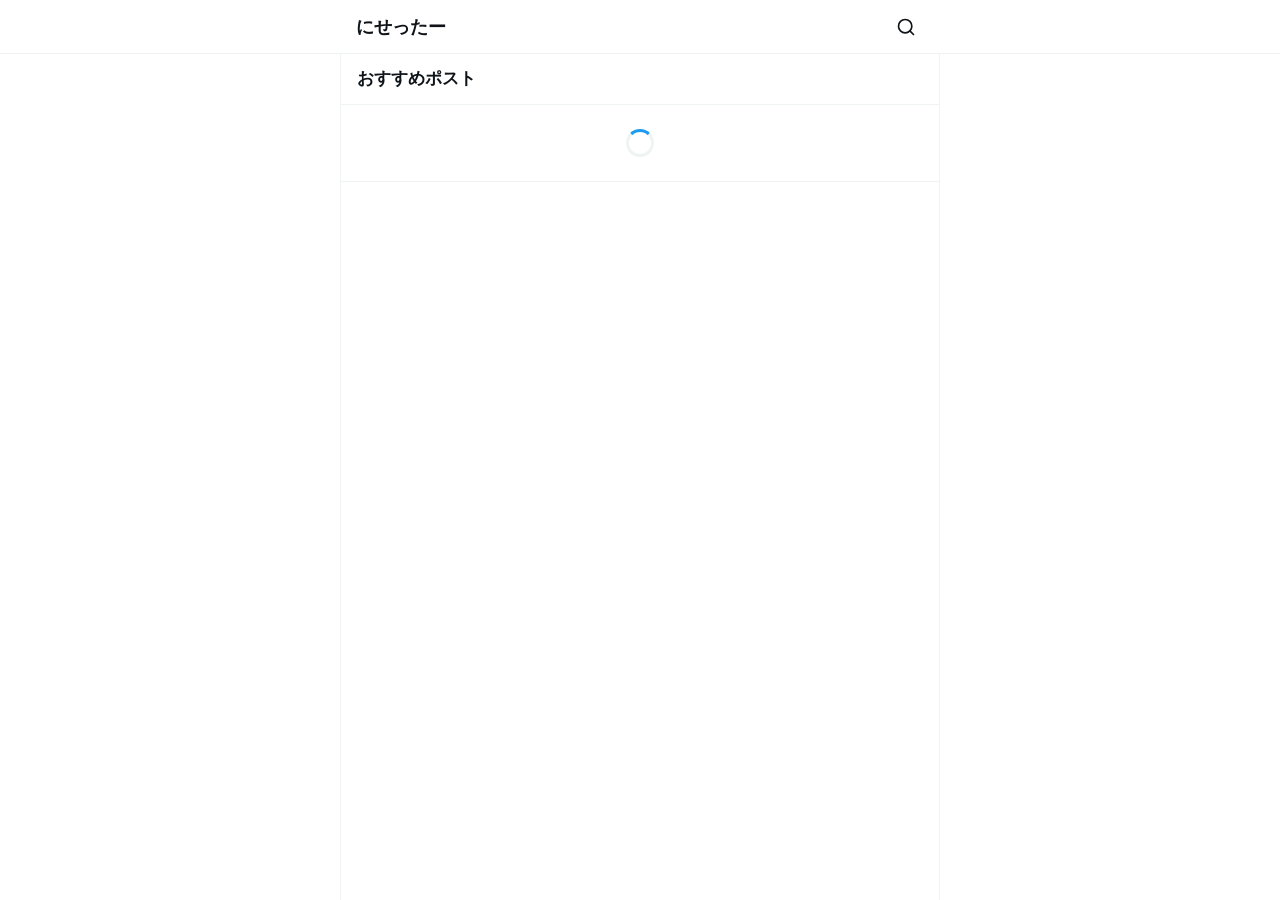
<file: index.html>
<!DOCTYPE html>
<html lang="ja">
<head>
  <meta charset="UTF-8">
  <meta name="viewport" content="width=device-width, initial-scale=1.0">
  <title>nisetter</title>
  <link rel="icon" type="image/png" href="favicon.png">
  <link rel="stylesheet" href="viewer/style.css">
</head>
<body>
  <div id="app">

    <!-- Header -->
    <header id="header">
      <div class="header-inner">
        <a href="#timeline" class="site-name" id="site-name">SNS</a>
        <div class="header-actions">
          <button class="icon-btn" id="search-toggle-btn" aria-label="検索">
            <svg xmlns="http://www.w3.org/2000/svg" width="20" height="20" viewBox="0 0 24 24" fill="none" stroke="currentColor" stroke-width="2" stroke-linecap="round" stroke-linejoin="round"><circle cx="11" cy="11" r="8"/><line x1="21" y1="21" x2="16.65" y2="16.65"/></svg>
          </button>
        </div>
      </div>
      <!-- Search bar (hidden by default) -->
      <div class="search-bar" id="search-bar" hidden>
        <input type="search" id="search-input" placeholder="投稿・ユーザーを検索…" autocomplete="off">
      </div>
    </header>

    <!-- Main content -->
    <main id="main">

      <!-- Timeline view -->
      <section id="view-timeline" class="view" hidden>
        <h2 class="view-title">おすすめポスト</h2>
        <div id="timeline-list" class="post-list"></div>
      </section>

      <!-- Profile view -->
      <section id="view-profile" class="view" hidden>
        <div id="profile-header" class="profile-header"></div>
        <div id="profile-posts" class="post-list"></div>
      </section>

      <!-- Thread view (single post + replies) -->
      <section id="view-thread" class="view" hidden>
        <div id="thread-root" class="post-list"></div>
        <h3 class="replies-label">返信</h3>
        <div id="thread-replies" class="post-list"></div>
      </section>

      <!-- Search results view -->
      <section id="view-search" class="view" hidden>
        <h2 class="view-title" id="search-results-title">検索結果</h2>
        <div class="search-tabs">
          <button class="search-tab active" data-tab="users">ユーザー</button>
          <button class="search-tab" data-tab="posts">投稿</button>
        </div>
        <div id="search-tab-users">
          <div id="search-user-results" class="user-list"></div>
          <p id="search-user-empty" class="search-empty" hidden>該当するユーザーはいません</p>
        </div>
        <div id="search-tab-posts" hidden>
          <div id="search-post-results" class="post-list"></div>
          <p id="search-post-empty" class="search-empty" hidden>該当する投稿はありません</p>
        </div>
      </section>

      <!-- Loading / Error -->
      <div id="view-loading" class="view status-view">
        <div class="spinner"></div>
        <p>読み込み中…</p>
      </div>

      <div id="view-error" class="view status-view" hidden>
        <p class="error-msg" id="error-msg">エラーが発生しました</p>
      </div>

    </main>

  </div>

  <script src="viewer/viewer.js"></script>
</body>
</html>
</file>
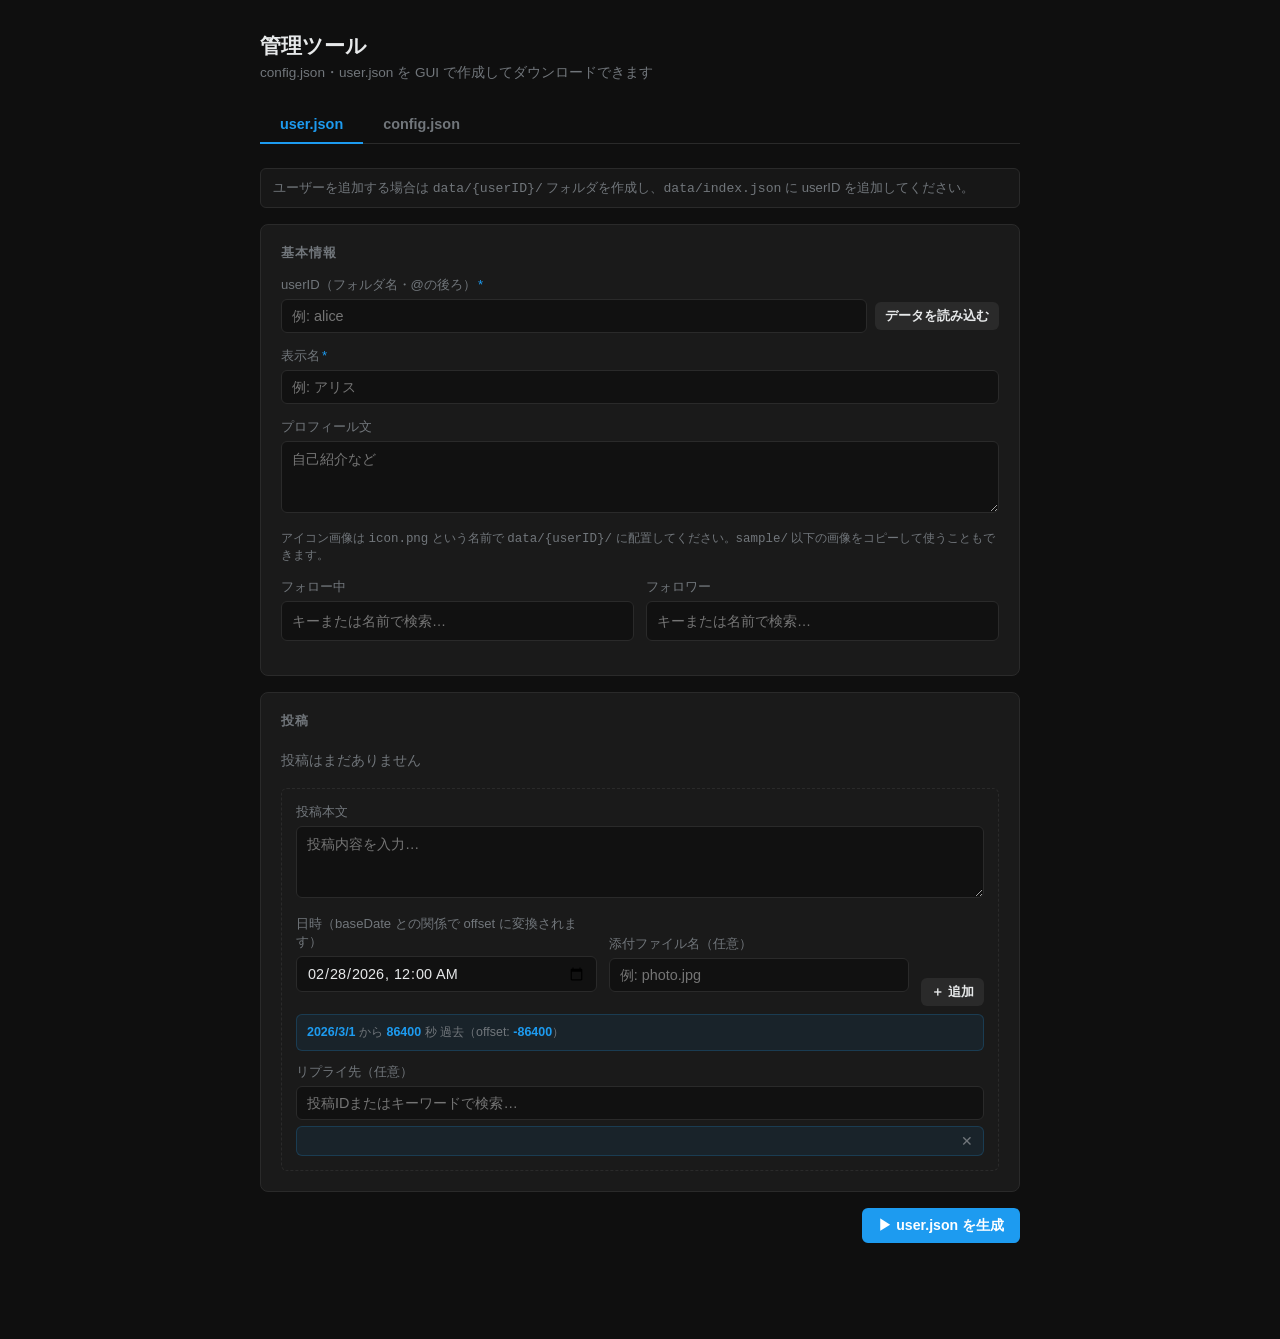
<file: admin.html>
<!DOCTYPE html>
<html lang="ja">
<head>
  <meta charset="UTF-8">
  <meta name="viewport" content="width=device-width, initial-scale=1.0">
  <title>nisetter — 管理ツール</title>
  <style>
    *, *::before, *::after { box-sizing: border-box; margin: 0; padding: 0; }

    :root {
      --bg: #0f0f0f;
      --bg-card: #1a1a1a;
      --bg-input: #111;
      --border: #2a2a2a;
      --border-focus: #4a9eff;
      --text: #e7e9ea;
      --text-sub: #71767b;
      --accent: #1d9bf0;
      --accent-hover: #1a8cd8;
      --danger: #f4212e;
      --success: #00ba7c;
      --radius: 8px;
      --font: -apple-system, BlinkMacSystemFont, 'Segoe UI', Roboto, sans-serif;
    }

    body {
      font-family: var(--font);
      background: var(--bg);
      color: var(--text);
      min-height: 100vh;
      padding: 32px 16px 80px;
      font-size: 14px;
    }

    h1 { font-size: 1.3rem; font-weight: 700; margin-bottom: 4px; }
    .subtitle { color: var(--text-sub); font-size: 0.85rem; margin-bottom: 24px; }

    .container { max-width: 760px; margin: 0 auto; }

    /* Tabs */
    .tabs {
      display: flex;
      gap: 0;
      border-bottom: 1px solid var(--border);
      margin-bottom: 24px;
    }
    .tab-btn {
      background: none;
      border: none;
      border-bottom: 2px solid transparent;
      color: var(--text-sub);
      cursor: pointer;
      font-family: var(--font);
      font-size: 0.9rem;
      font-weight: 600;
      padding: 10px 20px;
      margin-bottom: -1px;
      transition: color 0.15s, border-color 0.15s;
    }
    .tab-btn:hover { color: var(--text); }
    .tab-btn.active { color: var(--accent); border-bottom-color: var(--accent); }

    .tab-panel { display: none; }
    .tab-panel.active { display: block; }

    /* Section */
    .section {
      background: var(--bg-card);
      border: 1px solid var(--border);
      border-radius: var(--radius);
      padding: 20px;
      margin-bottom: 16px;
    }
    .section-title {
      font-size: 0.8rem;
      font-weight: 700;
      text-transform: uppercase;
      letter-spacing: 0.08em;
      color: var(--text-sub);
      margin-bottom: 14px;
    }

    /* Form fields */
    .field { margin-bottom: 14px; }
    .field:last-child { margin-bottom: 0; }
    label { display: block; font-size: 0.82rem; color: var(--text-sub); margin-bottom: 5px; }
    label span.required { color: var(--accent); margin-left: 2px; }

    input[type="text"],
    input[type="date"],
    input[type="datetime-local"],
    textarea,
    select {
      width: 100%;
      background: var(--bg-input);
      border: 1px solid var(--border);
      border-radius: 6px;
      color: var(--text);
      font-family: var(--font);
      font-size: 0.9rem;
      padding: 8px 10px;
      outline: none;
      transition: border-color 0.15s;
    }
    input:focus, textarea:focus, select:focus { border-color: var(--border-focus); }
    textarea { resize: vertical; min-height: 72px; }

    .row { display: flex; gap: 12px; }
    .row .field { flex: 1; }

    /* Radio group */
    .radio-group { display: flex; gap: 16px; flex-wrap: wrap; }
    .radio-label {
      display: flex;
      align-items: center;
      gap: 6px;
      cursor: pointer;
      font-size: 0.9rem;
      color: var(--text);
    }
    .radio-label input[type="radio"] { accent-color: var(--accent); width: auto; }

    /* Follow input */
    .tag-input-wrap {
      display: flex;
      flex-wrap: wrap;
      gap: 6px;
      padding: 6px;
      border: 1px solid var(--border);
      border-radius: 6px;
      background: var(--bg-input);
      min-height: 40px;
      cursor: text;
    }
    .tag-input-wrap:focus-within { border-color: var(--border-focus); }
    .tag {
      display: flex;
      align-items: center;
      gap: 4px;
      background: var(--border);
      border-radius: 4px;
      padding: 2px 8px;
      font-size: 0.82rem;
    }
    .tag button {
      background: none; border: none; color: var(--text-sub);
      cursor: pointer; font-size: 0.9rem; line-height: 1; padding: 0;
    }
    .tag button:hover { color: var(--danger); }
    .tag-input {
      background: none; border: none; outline: none;
      color: var(--text); font-size: 0.88rem; min-width: 80px; flex: 1;
      padding: 2px 4px;
    }

    /* Post list */
    .post-item {
      border: 1px solid var(--border);
      border-radius: 6px;
      padding: 12px;
      margin-bottom: 8px;
      background: var(--bg-input);
      position: relative;
    }
    .post-item-header {
      display: flex;
      justify-content: space-between;
      align-items: flex-start;
      gap: 8px;
      margin-bottom: 4px;
    }
    .post-item-body { font-size: 0.9rem; word-break: break-word; white-space: pre-wrap; }
    .post-item-meta { font-size: 0.78rem; color: var(--text-sub); margin-top: 4px; }
    .post-item-delete {
      background: none; border: none; color: var(--text-sub);
      cursor: pointer; font-size: 1rem; flex-shrink: 0;
      padding: 0 2px;
    }
    .post-item-delete:hover { color: var(--danger); }

    /* Add post form */
    .add-post-form {
      border: 1px dashed var(--border);
      border-radius: 6px;
      padding: 14px;
      margin-top: 10px;
    }
    .add-post-form .row { align-items: flex-end; }

    /* Date mode notice */
    .date-hint {
      font-size: 0.78rem;
      color: var(--text-sub);
      background: rgba(29,155,240,0.08);
      border: 1px solid rgba(29,155,240,0.2);
      border-radius: 6px;
      padding: 8px 10px;
      margin-top: 8px;
      line-height: 1.5;
    }
    .date-hint strong { color: var(--accent); }

    /* Buttons */
    .btn {
      display: inline-flex;
      align-items: center;
      gap: 6px;
      border: none;
      border-radius: 6px;
      cursor: pointer;
      font-family: var(--font);
      font-size: 0.88rem;
      font-weight: 600;
      padding: 8px 16px;
      transition: background 0.15s;
    }
    .btn-primary { background: var(--accent); color: #fff; }
    .btn-primary:hover { background: var(--accent-hover); }
    .btn-secondary { background: var(--border); color: var(--text); }
    .btn-secondary:hover { background: #3a3a3a; }
    .btn-sm { padding: 5px 10px; font-size: 0.82rem; }

    /* Output */
    .output-section { display: none; }
    .output-section.visible { display: block; }
    .json-output {
      background: #0a0a0a;
      border: 1px solid var(--border);
      border-radius: 6px;
      padding: 16px;
      font-family: 'Fira Code', 'Cascadia Code', monospace;
      font-size: 0.8rem;
      line-height: 1.6;
      overflow-x: auto;
      white-space: pre;
      color: #b5cea8;
      max-height: 400px;
      overflow-y: auto;
    }
    .output-actions { display: flex; gap: 8px; margin-top: 12px; }

    .notice {
      font-size: 0.82rem;
      color: var(--text-sub);
      padding: 10px 12px;
      background: rgba(255,255,255,0.03);
      border-radius: 6px;
      border: 1px solid var(--border);
      margin-bottom: 16px;
    }

    /* Scrollbar */
    ::-webkit-scrollbar { width: 6px; height: 6px; }
    ::-webkit-scrollbar-track { background: transparent; }
    ::-webkit-scrollbar-thumb { background: var(--border); border-radius: 3px; }
  </style>
</head>
<body>
<div class="container">
  <h1>管理ツール</h1>
  <p class="subtitle">config.json・user.json を GUI で作成してダウンロードできます</p>

  <div class="tabs">
    <button class="tab-btn active" onclick="switchTab('user')">user.json</button>
    <button class="tab-btn" onclick="switchTab('config')">config.json</button>
  </div>

  <!-- ============================================================
       TAB: config.json
       ============================================================ -->
  <div class="tab-panel" id="tab-config">

    <div class="notice">
      ⚠️ 生成後、<code>config.json</code> をリポジトリのトップレベルに配置してください。
    </div>

    <div class="section">
      <div class="section-title">サイト設定</div>
      <div class="field">
        <label>サイト名<span class="required">*</span></label>
        <input type="text" id="cfg-site-name" placeholder="例: nisetter" oninput="updateConfigPreview()">
      </div>
      <div class="field">
        <label>テーマ</label>
        <div class="radio-group">
          <label class="radio-label">
            <input type="radio" name="cfg-theme" value="dark" checked onchange="updateConfigPreview()"> dark
          </label>
          <label class="radio-label">
            <input type="radio" name="cfg-theme" value="light" onchange="updateConfigPreview()"> light
          </label>
        </div>
      </div>
    </div>

    <div class="section">
      <div class="section-title">baseDate — 投稿日時の基準点</div>
      <div class="field">
        <div class="radio-group">
          <label class="radio-label">
            <input type="radio" name="cfg-basedate-mode" value="fixed" checked onchange="toggleBaseDateInput()"> fixed（固定日）
          </label>
          <label class="radio-label">
            <input type="radio" name="cfg-basedate-mode" value="relative" onchange="toggleBaseDateInput()"> relative（閲覧日）
          </label>
        </div>
      </div>
      <div class="field" id="fixed-date-field">
        <label>基準日（ARG世界の「今日」）<span class="required">*</span></label>
        <input type="date" id="cfg-fixed-date" oninput="updateConfigPreview()">
      </div>
      <div class="date-hint" id="cfg-date-hint">
        <strong>fixed モード</strong>: すべての投稿日時はこの日付を「今」として相対表示されます。ARG世界の「現在日時」を設定してください。
      </div>
    </div>

    <div style="display:flex; justify-content:flex-end; margin-bottom:16px;">
      <button class="btn btn-primary" onclick="generateConfig()">▶ config.json を生成</button>
    </div>

    <div class="section output-section" id="config-output-section">
      <div class="section-title">生成された config.json</div>
      <div class="json-output" id="config-json-output"></div>
      <div class="output-actions">
        <button class="btn btn-primary btn-sm" onclick="downloadConfig()">⬇ ダウンロード</button>
        <button class="btn btn-secondary btn-sm" onclick="copyConfig()">コピー</button>
      </div>
    </div>
  </div>

  <!-- ============================================================
       TAB: user.json
       ============================================================ -->
  <div class="tab-panel active" id="tab-user">

    <div class="notice">
      ユーザーを追加する場合は <code>data/{userID}/</code> フォルダを作成し、<code>data/index.json</code> に userID を追加してください。
    </div>

    <!-- Basic info -->
    <div class="section">
      <div class="section-title">基本情報</div>
      <div class="field">
        <label>userID（フォルダ名・@の後ろ）<span class="required">*</span></label>
        <div style="display:flex; gap:8px; align-items:center;">
          <input type="text" id="user-key" placeholder="例: alice" pattern="[a-zA-Z0-9_-]+" oninput="updateMediaLabel()" style="flex:1;">
          <button class="btn btn-secondary btn-sm" onclick="loadUserData()" style="white-space:nowrap; flex-shrink:0;">データを読み込む</button>
        </div>
        <div id="load-user-msg" style="font-size:0.78rem; margin-top:5px;"></div>
      </div>
      <div class="field">
        <label>表示名<span class="required">*</span></label>
        <input type="text" id="display-name" placeholder="例: アリス">
      </div>
      <div class="field">
        <label>プロフィール文</label>
        <textarea id="bio" placeholder="自己紹介など" rows="2"></textarea>
      </div>
      <div style="font-size:0.78rem; color:var(--text-sub); margin-top:4px;">アイコン画像は <code>icon.png</code> という名前で <code>data/{userID}/</code> に配置してください。<code>sample/</code> 以下の画像をコピーして使うこともできます。</div>
      <div class="row" style="margin-top:14px;">
        <div class="field" style="position:relative;">
          <label>フォロー中</label>
          <div class="tag-input-wrap" id="following-wrap" onclick="this.querySelector('input').focus()">
            <input class="tag-input" id="following-input" placeholder="キーまたは名前で検索…" autocomplete="off"
              oninput="filterFollowCandidates('following')"
              onfocus="filterFollowCandidates('following')"
              onblur="hideFollowDropdown('following')"
              onkeydown="handleTagInput(event,'following')">
          </div>
          <div id="following-dropdown" style="display:none; position:absolute; left:0; right:0; z-index:50; background:var(--bg-card); border:1px solid var(--border-focus); border-radius:6px; max-height:180px; overflow-y:auto;"></div>
        </div>
        <div class="field" style="position:relative;">
          <label>フォロワー</label>
          <div class="tag-input-wrap" id="followers-wrap" onclick="this.querySelector('input').focus()">
            <input class="tag-input" id="followers-input" placeholder="キーまたは名前で検索…" autocomplete="off"
              oninput="filterFollowCandidates('followers')"
              onfocus="filterFollowCandidates('followers')"
              onblur="hideFollowDropdown('followers')"
              onkeydown="handleTagInput(event,'followers')">
          </div>
          <div id="followers-dropdown" style="display:none; position:absolute; left:0; right:0; z-index:50; background:var(--bg-card); border:1px solid var(--border-focus); border-radius:6px; max-height:180px; overflow-y:auto;"></div>
        </div>
      </div>
    </div>

    <!-- Posts -->
    <div class="section">
      <div class="section-title">投稿</div>

      <div id="post-list"></div>

      <div class="add-post-form">
        <div class="field">
          <label>投稿本文</label>
          <textarea id="new-post-body" placeholder="投稿内容を入力…" rows="3"></textarea>
        </div>
        <div class="row">
          <div class="field">
            <label>日時（baseDate との関係で offset に変換されます）</label>
            <input type="datetime-local" id="new-post-datetime">
          </div>
          <div class="field">
            <label id="media-label">添付ファイル名（任意）</label>
            <input type="text" id="new-post-media" placeholder="例: photo.jpg">
          </div>
          <div class="field" style="flex:0 0 auto; align-self:flex-end;">
            <button class="btn btn-secondary btn-sm" onclick="addPost()">＋ 追加</button>
          </div>
        </div>
        <div class="date-hint" id="post-date-hint"></div>
        <div class="field" style="margin-top:12px; position:relative;">
          <label>リプライ先（任意）</label>
          <input type="text" id="reply-search" placeholder="投稿IDまたはキーワードで検索…" autocomplete="off" oninput="filterReplyCandidates()" onfocus="showReplyDropdown()" onblur="hideReplyDropdown()">
          <div id="reply-dropdown" style="display:none; position:absolute; left:0; right:0; top:100%; z-index:50; background:var(--bg-card); border:1px solid var(--border-focus); border-radius:6px; max-height:200px; overflow-y:auto;"></div>
          <div id="reply-selected" style="display:none; margin-top:6px; font-size:0.82rem; background:rgba(29,155,240,0.08); border:1px solid rgba(29,155,240,0.2); border-radius:6px; padding:6px 10px; display:flex; align-items:flex-start; justify-content:space-between; gap:8px;">
            <span id="reply-selected-label" style="color:var(--accent); word-break:break-all;"></span>
            <button onclick="clearReplyTo()" style="background:none;border:none;color:var(--text-sub);cursor:pointer;font-size:0.9rem;flex-shrink:0;padding:0;">✕</button>
          </div>
        </div>
      </div>
    </div>

    <!-- Generate -->
    <div style="display:flex; justify-content:flex-end; margin-bottom:16px;">
      <button class="btn btn-primary" onclick="generateUser()">▶ user.json を生成</button>
    </div>

    <!-- Output -->
    <div class="section output-section" id="user-output-section">
      <div class="section-title">生成された user.json</div>
      <div class="json-output" id="user-json-output"></div>
      <div class="output-actions">
        <button class="btn btn-primary btn-sm" onclick="downloadUser()">⬇ ダウンロード</button>
        <button class="btn btn-secondary btn-sm" onclick="copyUser()">コピー</button>
      </div>
    </div>
  </div>
</div>

<script>
// ============================================================
// Tab switching
// ============================================================
function switchTab(name) {
  document.querySelectorAll('.tab-btn').forEach((btn, i) => {
    btn.classList.toggle('active', ['user','config'][i] === name);
  });
  document.querySelectorAll('.tab-panel').forEach(panel => {
    panel.classList.toggle('active', panel.id === `tab-${name}`);
  });
}

// ============================================================
// State
// ============================================================
const followState = { following: [], followers: [] };
const posts = [];
let loadedConfig = {};
let baseDate = null;
let postCounter = 0;
let allExistingPosts = []; // { id, body, userKey } — loaded from data/
let allExistingUsers = []; // { key, name } — loaded from data/index.json
let selectedReplyTo = null; // { id, offset } or null

// ============================================================
// Init
// ============================================================
async function init() {
  try {
    const res = await fetch('config.json');
    loadedConfig = await res.json();
  } catch(e) {
    loadedConfig = { siteName: '', theme: 'dark', baseDate: 'relative', lang: 'ja' };
  }

  // Pre-fill config tab with current values
  document.getElementById('cfg-site-name').value = loadedConfig.siteName || '';
  const theme = loadedConfig.theme || 'dark';
  document.querySelector(`input[name="cfg-theme"][value="${theme}"]`).checked = true;
  const bd = loadedConfig.baseDate || 'relative';
  if (bd.startsWith('fixed:')) {
    document.querySelector('input[name="cfg-basedate-mode"][value="fixed"]').checked = true;
    document.getElementById('cfg-fixed-date').value = bd.slice(6);
    baseDate = new Date(bd.slice(6) + 'T00:00:00');
  } else {
    document.querySelector('input[name="cfg-basedate-mode"][value="relative"]').checked = true;
    document.getElementById('fixed-date-field').style.display = 'none';
    baseDate = null;
  }

  updateConfigPreview();

  // Set default datetime for post input
  const defaultDt = new Date((baseDate || new Date()).getTime() - 86400000);
  document.getElementById('new-post-datetime').value = toDatetimeLocal(defaultDt);
  updatePostDateHint();

  loadExistingPosts();
}

async function loadExistingPosts() {
  try {
    const idxRes = await fetch('data/index.json');
    if (!idxRes.ok) return;
    const index = await idxRes.json();
    const results = await Promise.all(index.users.map(async key => {
      try {
        const res = await fetch(`data/${key}/user.json`);
        if (!res.ok) return { posts: [], user: null };
        const user = await res.json();
        return {
          posts: (user.posts || []).map(p => ({ id: p.id, body: p.body, offset: p.offset, userKey: key, userName: user.name })),
          user: { key, name: user.name },
        };
      } catch { return { posts: [], user: null }; }
    }));
    allExistingPosts = results.flatMap(r => r.posts);
    allExistingUsers = results.map(r => r.user).filter(Boolean);
  } catch { /* data/ がない環境でも動作させる */ }
}

function toDatetimeLocal(d) {
  const pad = n => String(n).padStart(2,'0');
  return `${d.getFullYear()}-${pad(d.getMonth()+1)}-${pad(d.getDate())}T${pad(d.getHours())}:${pad(d.getMinutes())}`;
}

// ============================================================
// Config tab
// ============================================================
function toggleBaseDateInput() {
  const mode = document.querySelector('input[name="cfg-basedate-mode"]:checked').value;
  const field = document.getElementById('fixed-date-field');
  const hint = document.getElementById('cfg-date-hint');
  field.style.display = mode === 'fixed' ? '' : 'none';
  if (mode === 'fixed') {
    hint.innerHTML = '<strong>fixed モード</strong>: すべての投稿日時はこの日付を「今」として相対表示されます。ARG世界の「現在日時」を設定してください。';
    const dateVal = document.getElementById('cfg-fixed-date').value;
    baseDate = dateVal ? new Date(dateVal + 'T00:00:00') : null;
  } else {
    hint.innerHTML = '<strong>relative モード</strong>: baseDate は「閲覧した日」になります。投稿日時は閲覧時点からの相対時間として表示されます。';
    baseDate = null;
  }
  updatePostDateHint();
}

function updateConfigPreview() {
  // sync baseDate for user tab
  const mode = document.querySelector('input[name="cfg-basedate-mode"]:checked').value;
  if (mode === 'fixed') {
    const dateVal = document.getElementById('cfg-fixed-date').value;
    baseDate = dateVal ? new Date(dateVal + 'T00:00:00') : null;
  } else {
    baseDate = null;
  }
  updatePostDateHint();
}

function generateConfig() {
  const siteName = document.getElementById('cfg-site-name').value.trim();
  if (!siteName) { alert('サイト名を入力してください'); return; }

  const theme = document.querySelector('input[name="cfg-theme"]:checked').value;
  const mode = document.querySelector('input[name="cfg-basedate-mode"]:checked').value;

  let baseDateVal;
  if (mode === 'fixed') {
    const dateVal = document.getElementById('cfg-fixed-date').value;
    if (!dateVal) { alert('基準日を入力してください'); return; }
    baseDateVal = `fixed:${dateVal}`;
  } else {
    baseDateVal = 'relative';
  }

  const cfg = { siteName, theme, baseDate: baseDateVal };
  const json = JSON.stringify(cfg, null, 2);
  document.getElementById('config-json-output').textContent = json;
  document.getElementById('config-output-section').classList.add('visible');
  document.getElementById('config-output-section').scrollIntoView({ behavior: 'smooth', block: 'start' });
}

function downloadConfig() {
  const json = document.getElementById('config-json-output').textContent;
  triggerDownload(json, 'config.json');
}

function copyConfig() {
  copyToClipboard('config-json-output', event.target);
}

// ============================================================

// ============================================================
// Tag input (following / followers)
// ============================================================
let followDropdownTimers = {};

function filterFollowCandidates(type) {
  const input = document.getElementById(`${type}-input`);
  const dd = document.getElementById(`${type}-dropdown`);
  clearTimeout(followDropdownTimers[type]);

  const q = input.value.trim().toLowerCase();
  const currentKey = document.getElementById('user-key').value.trim();

  const candidates = allExistingUsers.filter(u =>
    u.key !== currentKey &&
    !followState[type].includes(u.key) &&
    (!q || u.key.toLowerCase().includes(q) || u.name.toLowerCase().includes(q))
  );

  if (candidates.length === 0) { dd.style.display = 'none'; return; }

  dd.innerHTML = '';
  for (const u of candidates.slice(0, 60)) {
    const item = document.createElement('div');
    item.style.cssText = 'padding:7px 12px; cursor:pointer; border-bottom:1px solid var(--border); font-size:0.85rem;';
    item.innerHTML = `<span style="font-weight:600;">${escHtml(u.name)}</span> <span style="color:var(--text-sub); margin-left:4px;">@${escHtml(u.key)}</span>`;
    item.onmousedown = () => addFollowTag(type, u.key);
    item.onmouseover = () => item.style.background = 'var(--bg-hover)';
    item.onmouseout = () => item.style.background = '';
    dd.appendChild(item);
  }
  dd.style.display = 'block';
}

function hideFollowDropdown(type) {
  followDropdownTimers[type] = setTimeout(() => {
    document.getElementById(`${type}-dropdown`).style.display = 'none';
  }, 200);
}

function addFollowTag(type, key) {
  if (!followState[type].includes(key)) {
    followState[type].push(key);
    renderTags(type);
  }
  document.getElementById(`${type}-input`).value = '';
  document.getElementById(`${type}-dropdown`).style.display = 'none';
}

function handleTagInput(e, type) {
  if (e.key === 'Enter' || e.key === ',') {
    e.preventDefault();
    const input = e.target;
    const val = input.value.trim().replace(/,/g, '');
    if (val && !followState[type].includes(val)) {
      followState[type].push(val);
      renderTags(type);
    }
    input.value = '';
    document.getElementById(`${type}-dropdown`).style.display = 'none';
  } else if (e.key === 'Backspace' && e.target.value === '') {
    followState[type].pop();
    renderTags(type);
  }
}

function renderTags(type) {
  const wrap = document.getElementById(`${type}-wrap`);
  const input = document.getElementById(`${type}-input`);
  wrap.querySelectorAll('.tag').forEach(el => el.remove());
  for (const key of followState[type]) {
    const tag = document.createElement('div');
    tag.className = 'tag';
    tag.innerHTML = `<span>${key}</span><button onclick="removeTag('${type}','${key}')">×</button>`;
    wrap.insertBefore(tag, input);
  }
}

function removeTag(type, key) {
  followState[type] = followState[type].filter(k => k !== key);
  renderTags(type);
}

function updateMediaLabel() {
  const key = document.getElementById('user-key').value.trim();
  const label = document.getElementById('media-label');
  label.textContent = key
    ? `添付ファイル名（任意）— data/${key}/ に配置してください`
    : '添付ファイル名（任意）';
}

// ============================================================
// Posts
// ============================================================
function dateToOffset(dtStr) {
  const dt = new Date(dtStr);
  const ref = baseDate || new Date();
  return Math.floor((dt - ref) / 1000);
}

function updatePostDateHint() {
  const val = document.getElementById('new-post-datetime').value;
  const hint = document.getElementById('post-date-hint');
  if (!val) { hint.textContent = ''; return; }
  const offset = dateToOffset(val);
  const ref = baseDate ? baseDate.toLocaleDateString('ja-JP') : '閲覧時点';
  const sign = offset < 0 ? '過去' : '未来';
  hint.innerHTML = `<strong>${ref}</strong> から <strong>${Math.abs(offset)}</strong> 秒 ${sign}（offset: <strong>${offset}</strong>）`;
}

// ============================================================
// Reply-to picker
// ============================================================
let replyDropdownHideTimer = null;

function showReplyDropdown() {
  clearTimeout(replyDropdownHideTimer);
  filterReplyCandidates();
}

function hideReplyDropdown() {
  replyDropdownHideTimer = setTimeout(() => {
    document.getElementById('reply-dropdown').style.display = 'none';
  }, 200);
}

function filterReplyCandidates() {
  const q = document.getElementById('reply-search').value.trim().toLowerCase();
  const dd = document.getElementById('reply-dropdown');

  // 自分がこのセッションで追加した投稿も候補に含める
  const currentKey = document.getElementById('user-key').value.trim();
  const sessionPosts = posts.map(p => ({
    id: p.id.startsWith('__new_') ? `${currentKey || '?'}_${p.id.slice(7)}` : p.id,
    _origId: p.id,
    body: p.body,
    offset: p.offset,
    userKey: currentKey || '(このユーザー)',
    userName: document.getElementById('display-name').value.trim() || '',
  }));

  const pool = [...sessionPosts, ...allExistingPosts];
  const filtered = q
    ? pool.filter(p => p.id.toLowerCase().includes(q) || p.body.toLowerCase().includes(q) || p.userKey.toLowerCase().includes(q))
    : pool.slice(0, 50);

  if (filtered.length === 0) {
    dd.style.display = 'none';
    return;
  }

  dd.innerHTML = '';
  for (const p of filtered.slice(0, 80)) {
    const item = document.createElement('div');
    item.style.cssText = 'padding:8px 12px; cursor:pointer; border-bottom:1px solid var(--border); font-size:0.82rem;';
    item.innerHTML = `<span style="color:var(--accent);">@${escHtml(p.userKey)}</span> <span style="color:var(--text-sub); margin-left:4px;">${escHtml(p.id)}</span><div style="color:var(--text); margin-top:2px; overflow:hidden; text-overflow:ellipsis; white-space:nowrap;">${escHtml(p.body.slice(0, 60))}${p.body.length > 60 ? '…' : ''}</div>`;
    item.onmousedown = () => selectReplyTo(p);
    item.onmouseover = () => item.style.background = 'var(--bg-hover)';
    item.onmouseout = () => item.style.background = '';
    dd.appendChild(item);
  }
  dd.style.display = 'block';
}

function selectReplyTo(p) {
  const isSession = !!p._origId;
  const replyId = isSession ? `__session_${p._origId}` : p.id;

  selectedReplyTo = { id: replyId, offset: p.offset };

  document.getElementById('reply-search').value = '';
  document.getElementById('reply-dropdown').style.display = 'none';

  const sel = document.getElementById('reply-selected');
  sel.style.display = 'flex';
  document.getElementById('reply-selected-label').textContent = `↩ ${p.id}  「${p.body.slice(0, 40)}${p.body.length > 40 ? '…' : ''}」`;
}

function clearReplyTo() {
  selectedReplyTo = null;
  document.getElementById('reply-search').value = '';
  document.getElementById('reply-selected').style.display = 'none';
  document.getElementById('reply-selected-label').textContent = '';
}

function addPost() {
  const body = document.getElementById('new-post-body').value.trim();
  const dtVal = document.getElementById('new-post-datetime').value;
  const media = document.getElementById('new-post-media').value || null;
  if (!body) { alert('投稿本文を入力してください'); return; }
  if (!dtVal) { alert('日時を入力してください'); return; }

  const offset = dateToOffset(dtVal);

  // 未来日チェック
  if (offset > 0) {
    alert('投稿日時は baseDate より過去である必要があります。');
    return;
  }

  // リプライ先より後チェック
  if (selectedReplyTo && offset <= selectedReplyTo.offset) {
    alert('投稿日時はリプライ先の投稿より後である必要があります。');
    return;
  }

  const id = `__new_${String(postCounter++).padStart(4,'0')}`;
  const replyTo = selectedReplyTo ? selectedReplyTo.id : null;
  posts.push({ id, body, datetime: dtVal, offset, media, replyTo });
  posts.sort((a, b) => a.offset - b.offset);

  document.getElementById('new-post-body').value = '';
  document.getElementById('new-post-media').value = '';
  clearReplyTo();
  renderPosts();
}

function removePost(id) {
  const idx = posts.findIndex(p => p.id === id);
  if (idx !== -1) posts.splice(idx, 1);
  renderPosts();
}

function renderPosts() {
  const list = document.getElementById('post-list');
  list.innerHTML = '';
  if (posts.length === 0) {
    list.innerHTML = '<div style="color:var(--text-sub);font-size:0.85rem;padding:8px 0;">投稿はまだありません</div>';
    return;
  }
  for (const p of [...posts].reverse()) {
    const el = document.createElement('div');
    el.className = 'post-item';
    el.innerHTML = `
      <div class="post-item-header">
        <div class="post-item-body">${escHtml(p.body)}</div>
        <button class="post-item-delete" onclick="removePost('${p.id}')">✕</button>
      </div>
      <div class="post-item-meta">${escHtml(new Date(p.datetime).toLocaleString('ja-JP'))} &nbsp;|&nbsp; offset: ${p.offset}${p.media ? ` &nbsp;|&nbsp; 📎 ${escHtml(p.media)}` : ''}${p.replyTo ? ` &nbsp;|&nbsp; ↩ ${escHtml(p.replyTo)}` : ''}</div>
    `;
    list.appendChild(el);
  }
}

// ============================================================
// Load existing user.json
// ============================================================
async function loadUserData() {
  const key = document.getElementById('user-key').value.trim();
  const msg = document.getElementById('load-user-msg');
  if (!key) { msg.style.color = 'var(--danger)'; msg.textContent = 'userID を入力してください'; return; }

  msg.style.color = 'var(--text-sub)';
  msg.textContent = '読み込み中…';

  // ディレクトリ存在確認: index.json のユーザー一覧と照合
  const userExists = allExistingUsers.some(u => u.key === key);
  if (!userExists) {
    msg.style.color = 'var(--danger)';
    msg.textContent = `data/${key}/ が見つかりません`;
    return;
  }

  let user;
  try {
    const res = await fetch(`data/${key}/user.json`);
    if (!res.ok) throw new Error(`HTTP ${res.status}`);
    user = await res.json();
  } catch {
    msg.style.color = 'var(--accent)';
    msg.textContent = `※ 新規作成です（data/${key}/ は存在しますが user.json がありません）`;
    return;
  }

  // 基本情報
  document.getElementById('display-name').value = user.name || '';
  document.getElementById('bio').value = user.bio || '';

  // フォロー / フォロワー
  followState.following = [...(user.following || [])];
  followState.followers = [...(user.followers || [])];
  renderTags('following');
  renderTags('followers');

  // 投稿
  posts.length = 0;
  postCounter = 0;
  const ref = baseDate || new Date();
  for (const p of (user.posts || [])) {
    const dt = new Date(ref.getTime() + p.offset * 1000);
    posts.push({
      id: p.id,
      body: p.body,
      datetime: toDatetimeLocal(dt),
      offset: p.offset,
      media: p.media || null,
      replyTo: p.replyTo || null,
    });
    postCounter++;
  }
  posts.sort((a, b) => a.offset - b.offset);


  renderPosts();

  msg.style.color = 'var(--success)';
  msg.textContent = `読み込み完了（投稿 ${posts.length} 件）`;
  updateMediaLabel();
}

function escHtml(s) {
  return String(s).replace(/&/g,'&amp;').replace(/</g,'&lt;').replace(/>/g,'&gt;');
}

// ============================================================
// Generate user.json
// ============================================================
function generateUser() {
  const key = document.getElementById('user-key').value.trim();
  const name = document.getElementById('display-name').value.trim();
  const bio = document.getElementById('bio').value.trim();

  if (!key) { alert('userID を入力してください'); return; }
  if (!name) { alert('表示名を入力してください'); return; }

  // まず確定IDマップを作る（セッション内投稿の __new_ → key_NNNN）
  const idMap = {};
  posts.forEach((p, i) => { idMap[p.id] = `${key}_${String(i).padStart(4,'0')}`; });

  const finalPosts = posts.map((p, i) => {
    let replyTo = p.replyTo || null;
    if (replyTo && replyTo.startsWith('__session___new_')) {
      // セッション内投稿へのリプライ → 確定IDに変換
      const origId = replyTo.slice('__session_'.length);
      replyTo = idMap[origId] || null;
    }
    return {
      id: `${key}_${String(i).padStart(4,'0')}`,
      body: p.body,
      offset: p.offset,
      replyTo,
      media: p.media || null,
    };
  });

  const user = {
    key,
    name,
    bio,
    createdOffset: finalPosts.length > 0 ? finalPosts[0].offset - 86400 : -2592000,
    following: [...followState.following],
    followers: [...followState.followers],
    posts: finalPosts,
  };

  const json = JSON.stringify(user, null, 2);
  document.getElementById('user-json-output').textContent = json;
  document.getElementById('user-output-section').classList.add('visible');
  document.getElementById('user-output-section').scrollIntoView({ behavior: 'smooth', block: 'start' });
}

function downloadUser() {
  const json = document.getElementById('user-json-output').textContent;
  triggerDownload(json, 'user.json');
}

function copyUser() {
  copyToClipboard('user-json-output', event.target);
}

// ============================================================
// Shared utilities
// ============================================================
function triggerDownload(json, filename) {
  const blob = new Blob([json], { type: 'application/json' });
  const a = document.createElement('a');
  a.href = URL.createObjectURL(blob);
  a.download = filename;
  a.click();
  URL.revokeObjectURL(a.href);
}

function copyToClipboard(elementId, btn) {
  const json = document.getElementById(elementId).textContent;
  navigator.clipboard.writeText(json).then(() => {
    const orig = btn.textContent;
    btn.textContent = '✓ コピーしました';
    setTimeout(() => btn.textContent = orig, 1500);
  });
}

// ============================================================
// Boot
// ============================================================
document.addEventListener('DOMContentLoaded', () => {
  document.getElementById('new-post-datetime').addEventListener('input', updatePostDateHint);
  document.getElementById('cfg-fixed-date').addEventListener('input', updateConfigPreview);
});

init().then(renderPosts);
</script>
</body>
</html>
</file>
<file: viewer/style.css>
/* ============================================================
   CSS Variables — Dark theme (default)
   ============================================================ */
:root {
  --bg: #000;
  --bg-sub: #0f0f0f;
  --bg-card: #111;
  --bg-hover: #1a1a1a;
  --border: #2a2a2a;
  --text: #e7e9ea;
  --text-sub: #71767b;
  --text-link: #1d9bf0;
  --accent: #1d9bf0;
  --accent-hover: #1a8cd8;
  --error: #f4212e;
  --radius: 12px;
  --header-h: 53px;
  --max-w: 600px;
  --font: -apple-system, BlinkMacSystemFont, 'Segoe UI', Roboto, Helvetica, Arial, sans-serif;
}

:root[data-theme="light"] {
  --bg: #fff;
  --bg-sub: #f7f9f9;
  --bg-card: #fff;
  --bg-hover: #f7f9f9;
  --border: #eff3f4;
  --text: #0f1419;
  --text-sub: #536471;
  --text-link: #1d9bf0;
  --accent: #1d9bf0;
  --accent-hover: #1a8cd8;
  --error: #f4212e;
}

/* ============================================================
   Reset / Base
   ============================================================ */
*, *::before, *::after { box-sizing: border-box; margin: 0; padding: 0; }

html { font-size: 15px; }

body {
  font-family: var(--font);
  background: var(--bg);
  color: var(--text);
  min-height: 100vh;
  -webkit-font-smoothing: antialiased;
}

a { color: var(--text-link); text-decoration: none; }
a:hover { text-decoration: underline; }

button {
  font-family: var(--font);
  cursor: pointer;
  border: none;
  background: none;
  color: inherit;
}

/* ============================================================
   Layout
   ============================================================ */
#app {
  display: flex;
  flex-direction: column;
  min-height: 100vh;
}

/* Header */
#header {
  position: sticky;
  top: 0;
  z-index: 100;
  background: color-mix(in srgb, var(--bg) 85%, transparent);
  backdrop-filter: blur(12px);
  border-bottom: 1px solid var(--border);
}

.header-inner {
  display: flex;
  align-items: center;
  justify-content: space-between;
  max-width: var(--max-w);
  margin: 0 auto;
  padding: 0 16px;
  height: var(--header-h);
}

.site-name {
  font-size: 1.2rem;
  font-weight: 700;
  color: var(--text);
  text-decoration: none;
}
.site-name:hover { text-decoration: none; }

.icon-btn {
  display: flex;
  align-items: center;
  justify-content: center;
  width: 36px;
  height: 36px;
  border-radius: 50%;
  color: var(--text);
  transition: background 0.15s;
}
.icon-btn:hover { background: var(--bg-hover); }

/* Search bar */
.search-bar {
  max-width: var(--max-w);
  margin: 0 auto;
  padding: 8px 16px 10px;
}

.search-bar input {
  width: 100%;
  padding: 10px 14px;
  border-radius: 9999px;
  border: 1px solid var(--border);
  background: var(--bg-sub);
  color: var(--text);
  font-size: 0.95rem;
  outline: none;
  transition: border-color 0.15s;
}
.search-bar input:focus { border-color: var(--accent); }

/* Main */
#main {
  flex: 1;
  max-width: var(--max-w);
  width: 100%;
  margin: 0 auto;
  border-left: 1px solid var(--border);
  border-right: 1px solid var(--border);
}

/* ============================================================
   Views
   ============================================================ */
.view { display: block; }
.view[hidden] { display: none; }

.view-title {
  font-size: 1.1rem;
  font-weight: 700;
  padding: 14px 16px;
  border-bottom: 1px solid var(--border);
}

/* ============================================================
   Post card
   ============================================================ */
.post-card {
  display: flex;
  gap: 12px;
  padding: 14px 16px;
  border-bottom: 1px solid var(--border);
  transition: background 0.12s;
  cursor: pointer;
}
.post-card:hover { background: var(--bg-hover); }

.post-card .avatar {
  flex-shrink: 0;
  width: 44px;
  height: 44px;
  border-radius: 50%;
  background: var(--border);
  overflow: hidden;
  display: flex;
  align-items: center;
  justify-content: center;
  font-size: 1.1rem;
  font-weight: 700;
  color: var(--text-sub);
  text-transform: uppercase;
}
.post-card .avatar img {
  width: 100%;
  height: 100%;
  object-fit: cover;
}

.post-card .post-body { flex: 1; min-width: 0; }

.post-meta {
  display: flex;
  align-items: baseline;
  gap: 6px;
  flex-wrap: wrap;
  margin-bottom: 4px;
}
.post-meta .display-name {
  font-weight: 700;
  font-size: 0.95rem;
  color: var(--text);
  white-space: nowrap;
  overflow: hidden;
  text-overflow: ellipsis;
}
.post-meta .screen-name {
  font-size: 0.88rem;
  color: var(--text-sub);
  white-space: nowrap;
}
.post-meta .post-time {
  font-size: 0.88rem;
  color: var(--text-sub);
  margin-left: auto;
  white-space: nowrap;
}

.post-text {
  font-size: 0.95rem;
  line-height: 1.55;
  word-break: break-word;
  white-space: pre-wrap;
}

.post-reply-label {
  font-size: 0.82rem;
  color: var(--text-sub);
  margin-bottom: 4px;
}
.post-reply-label a { color: var(--accent); }

.post-media {
  margin-top: 10px;
  border-radius: 12px;
  overflow: hidden;
  border: 1px solid var(--border);
  max-width: 100%;
}
.post-media img {
  display: block;
  width: 100%;
  height: auto;
  max-height: 360px;
  object-fit: cover;
}
.post-media video {
  display: block;
  width: 100%;
  max-height: 360px;
  background: #000;
}

/* ============================================================
   Profile header
   ============================================================ */
.profile-header {
  padding: 0 0 16px;
  border-bottom: 1px solid var(--border);
}

.profile-banner {
  height: 130px;
  background: var(--bg-sub);
}

.profile-info {
  padding: 0 16px;
}

.profile-avatar-wrap {
  display: flex;
  justify-content: space-between;
  align-items: flex-end;
  margin-top: -32px;
  margin-bottom: 12px;
}

.profile-avatar {
  width: 72px;
  height: 72px;
  border-radius: 50%;
  border: 3px solid var(--bg);
  background: var(--border);
  display: flex;
  align-items: center;
  justify-content: center;
  font-size: 1.8rem;
  font-weight: 700;
  color: var(--text-sub);
  overflow: hidden;
  text-transform: uppercase;
}
.profile-avatar img {
  width: 100%;
  height: 100%;
  object-fit: cover;
}

.profile-display-name {
  font-size: 1.15rem;
  font-weight: 800;
  margin-bottom: 2px;
}

.profile-screen-name {
  font-size: 0.9rem;
  color: var(--text-sub);
  margin-bottom: 10px;
}

.profile-bio {
  font-size: 0.93rem;
  line-height: 1.5;
  margin-bottom: 10px;
  white-space: pre-wrap;
  word-break: break-word;
}

.profile-stats {
  display: flex;
  gap: 18px;
  font-size: 0.88rem;
}
.profile-stats .stat a {
  color: var(--text);
  text-decoration: none;
}
.profile-stats .stat a:hover { text-decoration: underline; }
.profile-stats .stat-num {
  font-weight: 700;
  margin-right: 4px;
}
.profile-stats .stat-label { color: var(--text-sub); }

/* ============================================================
   Thread view
   ============================================================ */
.replies-label {
  font-size: 0.9rem;
  font-weight: 700;
  color: var(--text-sub);
  padding: 10px 16px;
  border-bottom: 1px solid var(--border);
}

.search-tabs {
  display: flex;
  border-bottom: 1px solid var(--border);
}

.search-tab {
  flex: 1;
  padding: 14px 0;
  font-size: 0.95rem;
  font-weight: 600;
  color: var(--text-sub);
  background: none;
  border: none;
  border-bottom: 2px solid transparent;
  margin-bottom: -1px;
  cursor: pointer;
  transition: color 0.15s, border-color 0.15s;
}
.search-tab:hover { color: var(--text); }
.search-tab.active {
  color: var(--text);
  border-bottom-color: var(--accent);
}

.search-empty {
  font-size: 0.9rem;
  color: var(--text-sub);
  padding: 16px;
  margin: 0;
}

/* ============================================================
   User list (search results)
   ============================================================ */
.user-card {
  display: flex;
  align-items: center;
  gap: 12px;
  padding: 12px 16px;
  border-bottom: 1px solid var(--border);
  cursor: pointer;
  transition: background 0.12s;
}
.user-card:hover { background: var(--bg-hover); }

.user-card .avatar {
  flex-shrink: 0;
  width: 44px;
  height: 44px;
  border-radius: 50%;
  background: var(--border);
  display: flex;
  align-items: center;
  justify-content: center;
  font-size: 1.1rem;
  font-weight: 700;
  color: var(--text-sub);
  overflow: hidden;
  text-transform: uppercase;
}
.user-card .avatar img {
  width: 100%;
  height: 100%;
  object-fit: cover;
}

.user-card-info { flex: 1; min-width: 0; }
.user-card-info .display-name {
  font-weight: 700;
  font-size: 0.95rem;
}
.user-card-info .screen-name {
  font-size: 0.85rem;
  color: var(--text-sub);
}
.user-card-info .bio-snippet {
  font-size: 0.85rem;
  color: var(--text-sub);
  margin-top: 2px;
  overflow: hidden;
  text-overflow: ellipsis;
  white-space: nowrap;
}

/* ============================================================
   Status views (loading / error)
   ============================================================ */
.status-view {
  display: flex;
  flex-direction: column;
  align-items: center;
  justify-content: center;
  gap: 16px;
  padding: 60px 16px;
  color: var(--text-sub);
  font-size: 0.95rem;
}

.spinner {
  width: 28px;
  height: 28px;
  border: 3px solid var(--border);
  border-top-color: var(--accent);
  border-radius: 50%;
  animation: spin 0.7s linear infinite;
}
@keyframes spin { to { transform: rotate(360deg); } }

.error-msg { color: var(--error); }

/* Timeline loader */
.timeline-loader {
  display: flex;
  justify-content: center;
  padding: 24px 0;
  border-bottom: 1px solid var(--border);
}

/* ============================================================
   Responsive
   ============================================================ */
@media (max-width: 640px) {
  #main {
    border-left: none;
    border-right: none;
  }

  .post-card .avatar { width: 38px; height: 38px; }
  .profile-avatar { width: 60px; height: 60px; }
  .profile-banner { height: 100px; }
}
</file>
